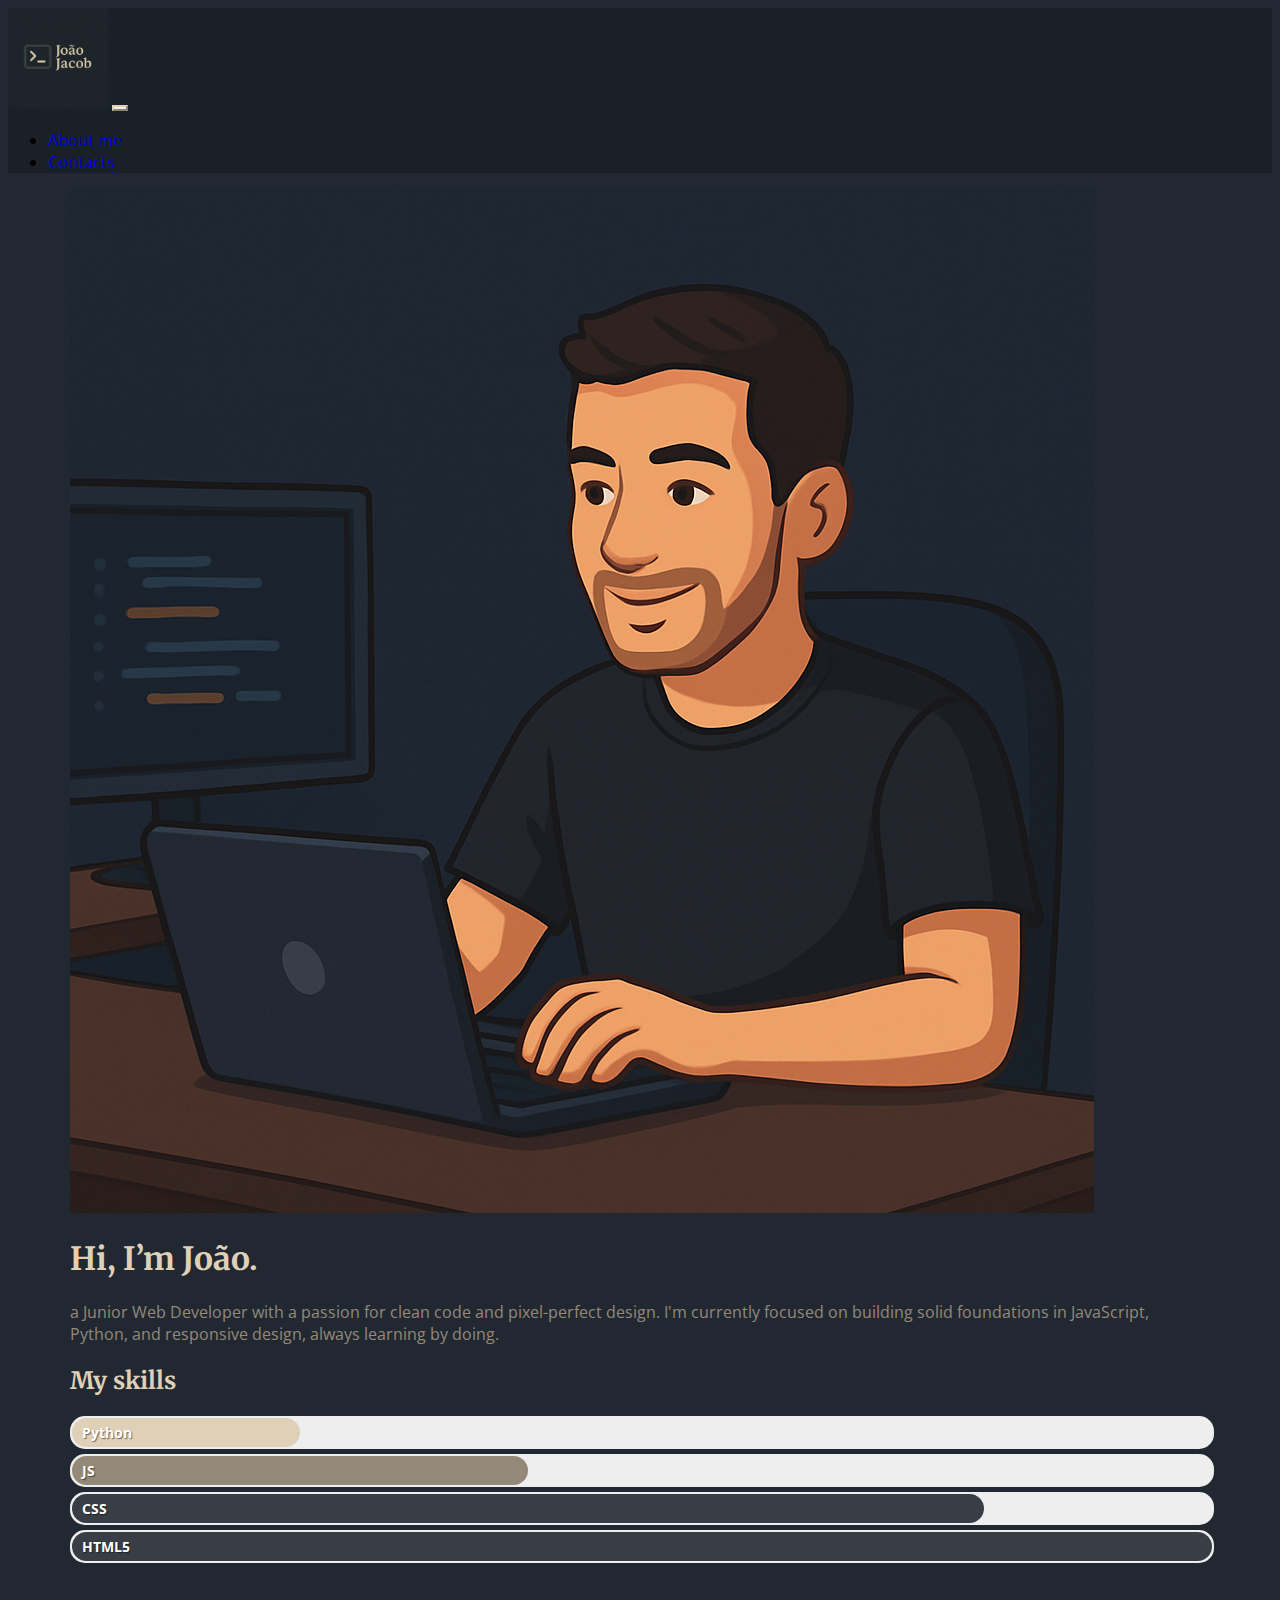
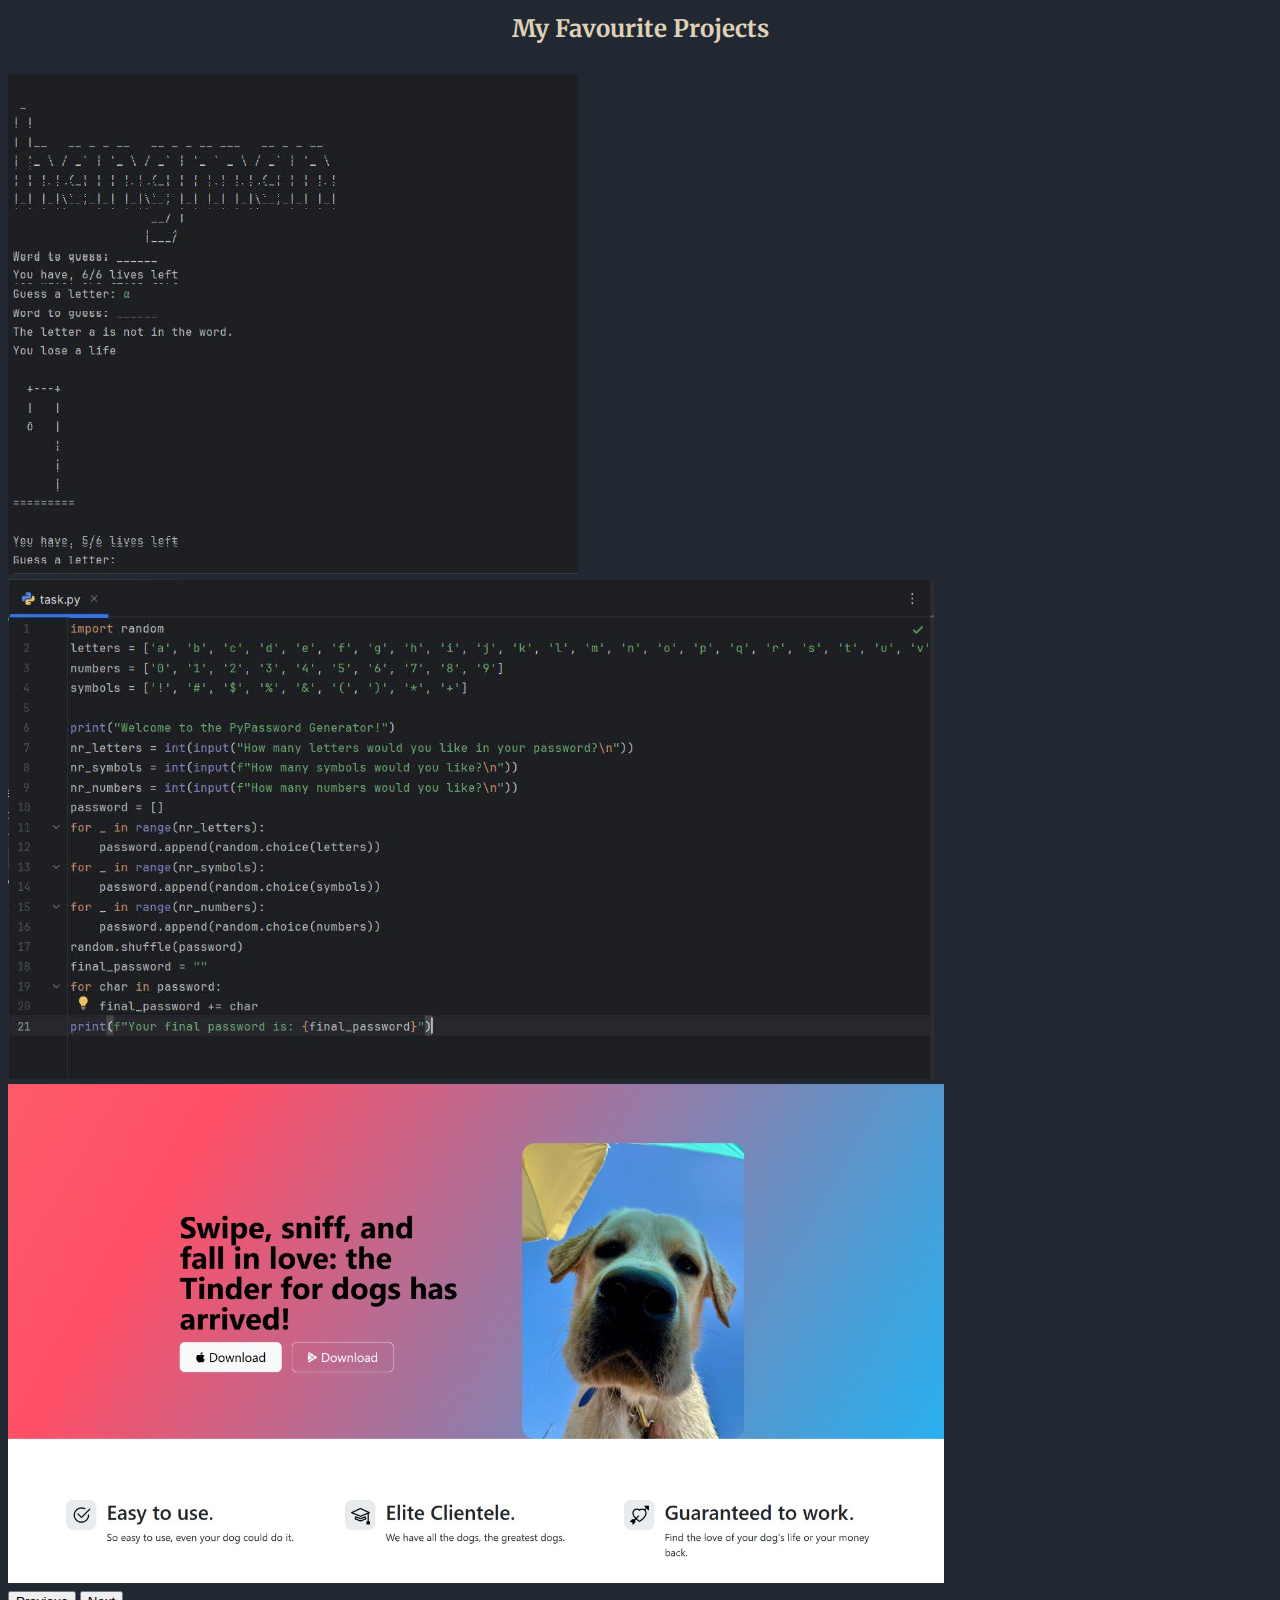
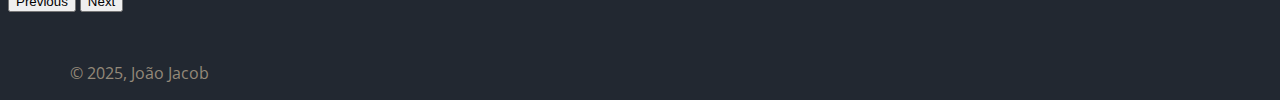
<file: Index.html>
<!DOCTYPE html>
<html lang="en">
  <head>
    <meta charset="UTF-8" />
    <meta name="viewport" content="width=device-width, initial-scale=1.0" />
    <title>João Jacob | Junior Web Developer</title>
    <link
      href="https://cdn.jsdelivr.net/npm/bootstrap@5.3.7/dist/css/bootstrap.min.css"
      rel="stylesheet"
      integrity="sha384-LN+7fdVzj6u52u30Kp6M/trliBMCMKTyK833zpbD+pXdCLuTusPj697FH4R/5mcr"
      crossorigin="anonymous"
    />
    <link rel="stylesheet" href="style.css" />
    <link
      href="https://fonts.googleapis.com/css2?family=Merriweather&family=Open+Sans&display=swap"
      rel="stylesheet"
    />
  </head>
  <body>
    <nav class="navbar navbar-expand-md navbar-dark px-4 py-3 border-bottom">
      <div class="container-fluid">
        <a class="navbar-brand" href="#">
          <img
            src="./Imagens/Joao-Jacob-Logo.png"
            alt="João Jacob Logo"
            height="100"
          />
        </a>
        <button
          class="navbar-toggler"
          type="button"
          data-bs-toggle="collapse"
          data-bs-target="#navbarNav"
          aria-controls="navbarNav"
          aria-expanded="false"
          aria-label="Toggle navigation"
        >
          <span class="navbar-toggler-icon"></span>
        </button>
        <div class="collapse navbar-collapse justify-content-end" id="navbarNav">
          <ul class="navbar-nav">
            <li class="nav-item">
              <a class="nav-link" href="./About.html">About me</a>
            </li>
            <li class="nav-item">
              <a class="nav-link" href="./Contactos.html">Contacts</a>
            </li>
          </ul>
        </div>
      </div>
    </nav>

    <div class="container col-xxl-8 px-4 py-5">
      <div class="row flex-lg-row-reverse align-items-center g-5 py-5">
        <div class="col-10 col-sm-8 col-lg-6">
          <img
            src="./Imagens/Joao-header.png"
            class="d-block mx-lg-auto img-fluid"
            alt="João Jacob personal banner"
            loading="lazy"
          />
        </div>
        <div class="col-lg-6">
          <h1 class="display-5 lh-1 mb-3">Hi, I’m João.</h1>
          <p class="lead">
            a Junior Web Developer with a passion for clean code and
            pixel-perfect design. I'm currently focused on building solid
            foundations in JavaScript, Python, and responsive design, always
            learning by doing.
          </p>
        </div>
      </div>
    </div>

    <div class="container">
      <h2>My skills</h2>
      <div class="bar learning" data-skill="Python"></div>
      <div class="bar back basic" data-skill="JS"></div>
      <div class="bar front advanced" data-skill="CSS"></div>
      <div class="bar front expert" data-skill="HTML5"></div>
    </div>

    <div
      id="carouselExampleAutoplaying"
      class="carousel slide"
      data-bs-ride="carousel"
    >
      <div class="container my-5">
        <h2 class="h1f text-center">My Favourite Projects</h2>
      </div>
      <div class="carousel-inner">
        <div class="carousel-item active">
          <img
            src="./Imagens/Python Project.jpg"
            class="d-block w-100"
            alt="Python project screenshot"
          />
        </div>
        <div class="carousel-item">
          <img
            src="./Imagens/PP2.jpg"
            class="d-block w-100"
            alt="Second project screenshot"
          />
        </div>
        <div class="carousel-item">
          <img
            src="./Imagens/luffy.jpg"
            class="d-block w-100"
            alt="Project featuring Luffy the dog"
          />
        </div>
      </div>
      <button
        class="carousel-control-prev"
        type="button"
        data-bs-target="#carouselExampleAutoplaying"
        data-bs-slide="prev"
      >
        <span class="carousel-control-prev-icon" aria-hidden="true"></span>
        <span class="visually-hidden">Previous</span>
      </button>
      <button
        class="carousel-control-next"
        type="button"
        data-bs-target="#carouselExampleAutoplaying"
        data-bs-slide="next"
      >
        <span class="carousel-control-next-icon" aria-hidden="true"></span>
        <span class="visually-hidden">Next</span>
      </button>
    </div>

    <div class="container">
      <footer
        class="d-flex flex-wrap justify-content-center align-items-center py-3 my-4 border-top"
      >
        <p class="col-md-4 mb-0 text-body-light">© 2025, João Jacob</p>
      </footer>
    </div>

    <script
      src="https://cdn.jsdelivr.net/npm/bootstrap@5.3.7/dist/js/bootstrap.bundle.min.js"
      integrity="sha384-ndDqU0Gzau9qJ1lfW4pNLlhNTkCfHzAVBReH9diLvGRem5+R9g2FzA8ZGN954O5Q"
      crossorigin="anonymous"
    ></script>
  </body>
</html>
</file>
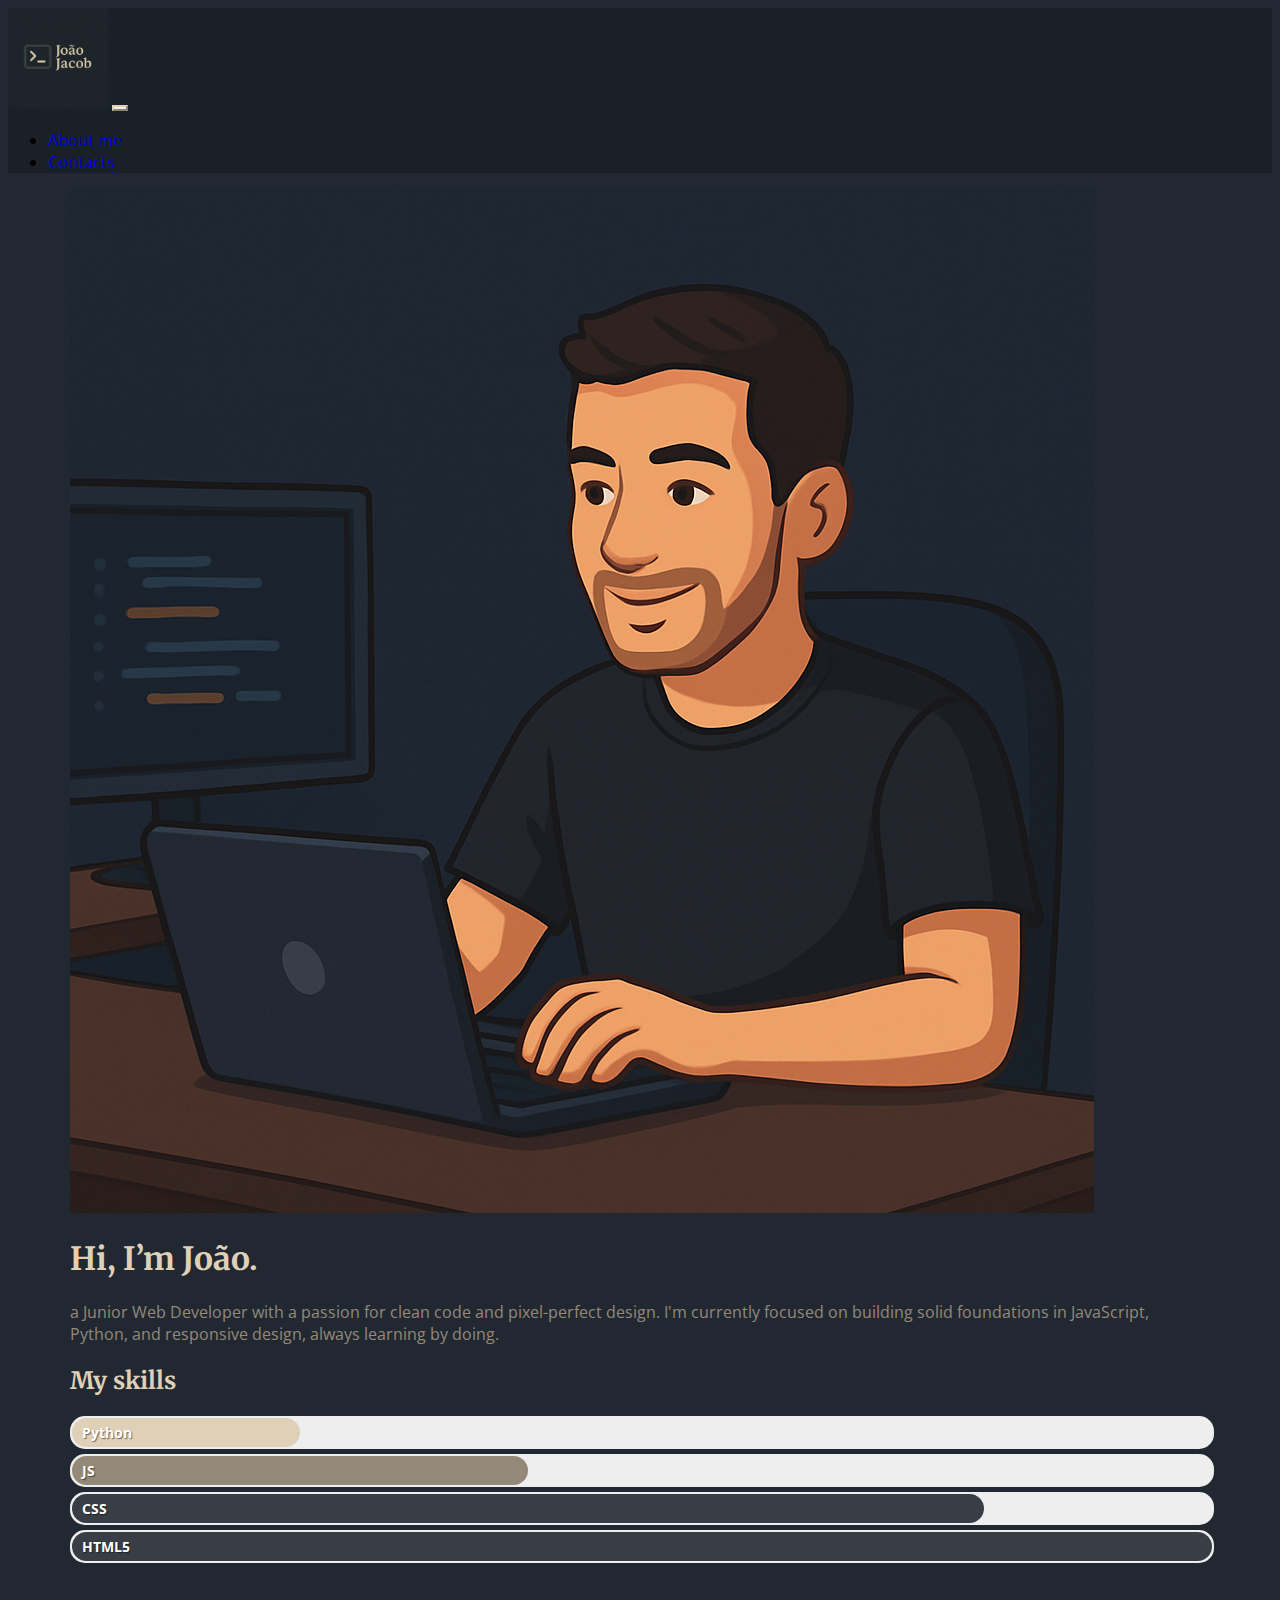
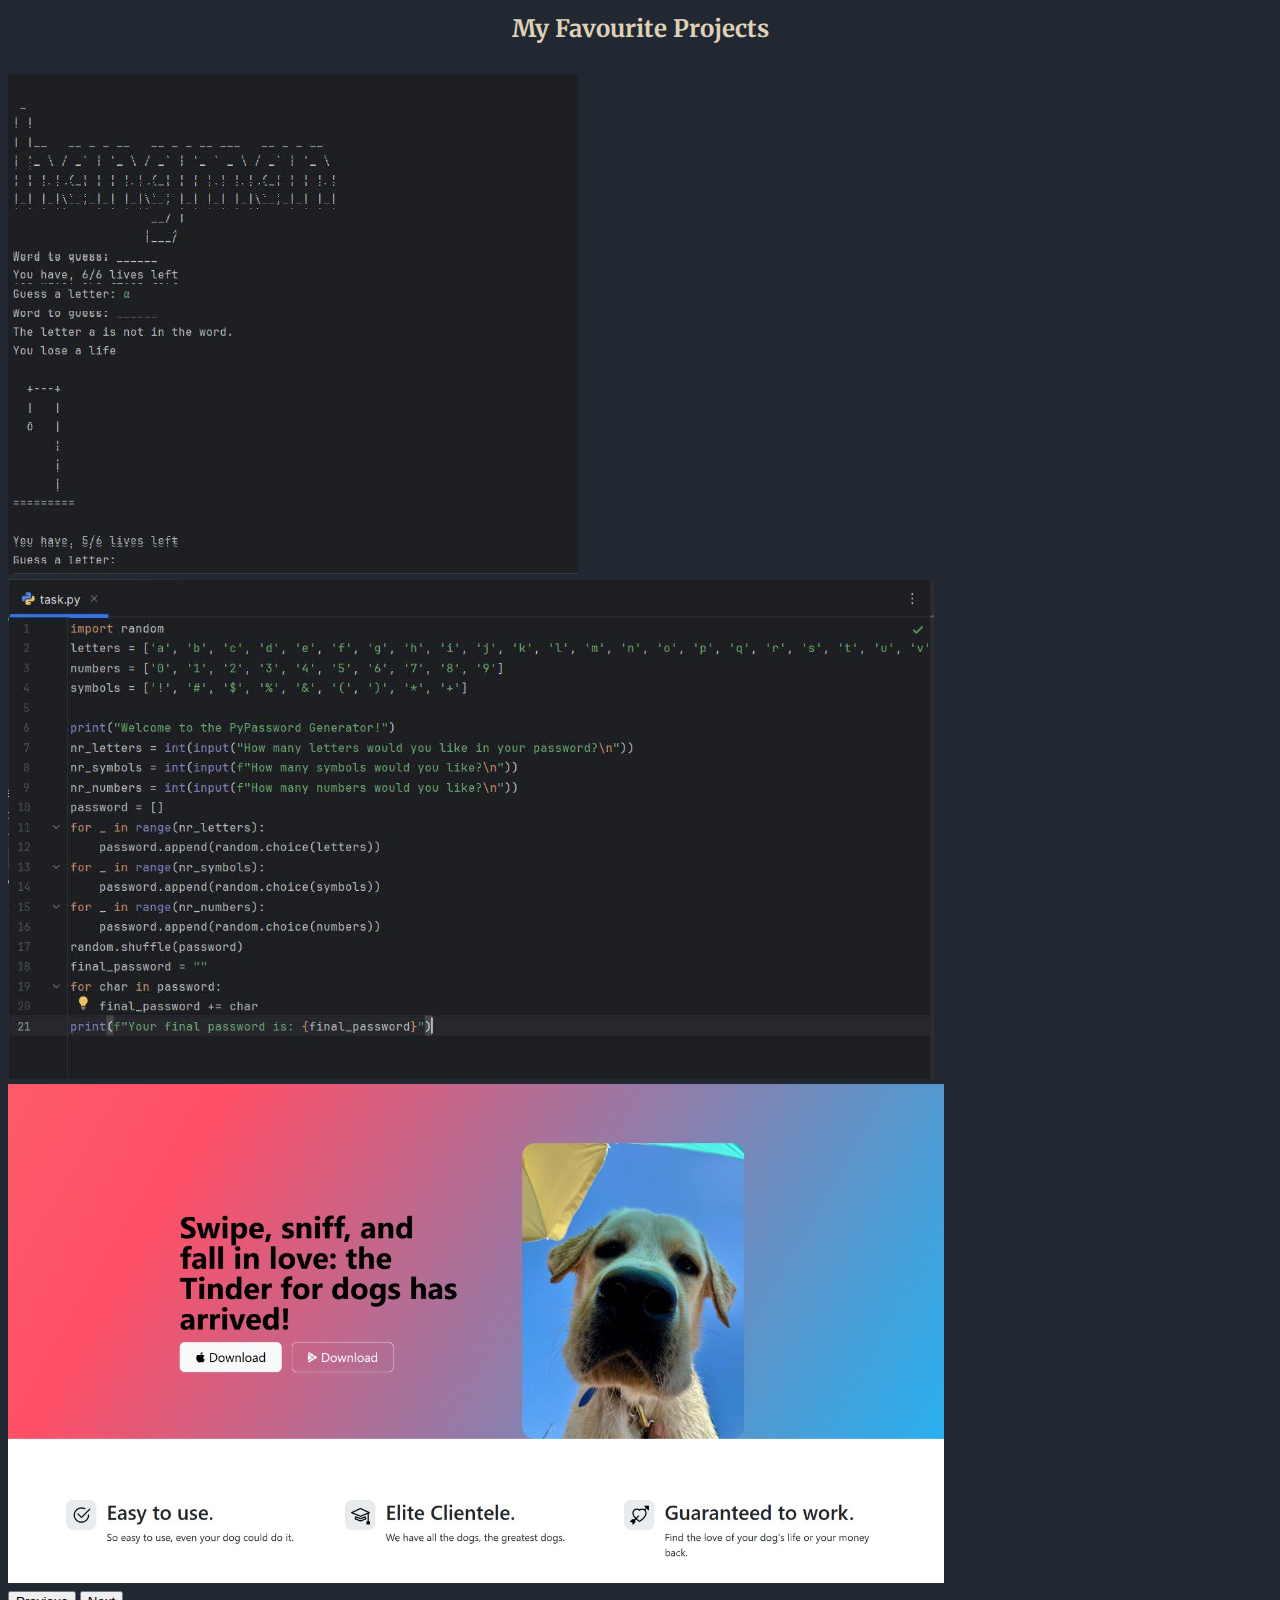
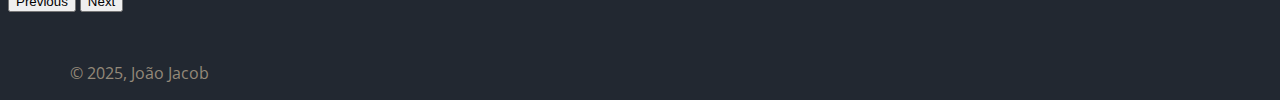
<file: index.html>
<!DOCTYPE html>
<html lang="en">
  <head>
    <meta charset="UTF-8" />
    <meta name="viewport" content="width=device-width, initial-scale=1.0" />
    <title>João Jacob | Junior Web Developer</title>
    <link
      href="https://cdn.jsdelivr.net/npm/bootstrap@5.3.7/dist/css/bootstrap.min.css"
      rel="stylesheet"
      integrity="sha384-LN+7fdVzj6u52u30Kp6M/trliBMCMKTyK833zpbD+pXdCLuTusPj697FH4R/5mcr"
      crossorigin="anonymous"
    />
    <link rel="stylesheet" href="style.css" />
    <link
      href="https://fonts.googleapis.com/css2?family=Merriweather&family=Open+Sans&display=swap"
      rel="stylesheet"
    />
  </head>
  <body>
    <nav class="navbar navbar-expand-md navbar-dark px-4 py-3 border-bottom">
      <div class="container-fluid">
        <a class="navbar-brand" href="#">
          <img
            src="./Imagens/Joao-Jacob-Logo.png"
            alt="João Jacob Logo"
            height="100"
          />
        </a>
        <button
          class="navbar-toggler"
          type="button"
          data-bs-toggle="collapse"
          data-bs-target="#navbarNav"
          aria-controls="navbarNav"
          aria-expanded="false"
          aria-label="Toggle navigation"
        >
          <span class="navbar-toggler-icon"></span>
        </button>
        <div class="collapse navbar-collapse justify-content-end" id="navbarNav">
          <ul class="navbar-nav">
            <li class="nav-item">
              <a class="nav-link" href="./about.html">About me</a>
            </li>
            <li class="nav-item">
              <a class="nav-link" href="./contactos.html">Contacts</a>
            </li>
          </ul>
        </div>
      </div>
    </nav>

    <div class="container col-xxl-8 px-4 py-5">
      <div class="row flex-lg-row-reverse align-items-center g-5 py-5">
        <div class="col-10 col-sm-8 col-lg-6">
          <img
            src="./Imagens/Joao-header.png"
            class="d-block mx-lg-auto img-fluid"
            alt="João Jacob personal banner"
            loading="lazy"
          />
        </div>
        <div class="col-lg-6">
          <h1 class="display-5 lh-1 mb-3">Hi, I’m João.</h1>
          <p class="lead">
            a Junior Web Developer with a passion for clean code and
            pixel-perfect design. I'm currently focused on building solid
            foundations in JavaScript, Python, and responsive design, always
            learning by doing.
          </p>
        </div>
      </div>
    </div>

    <div class="container">
      <h2>My skills</h2>
      <div class="bar learning" data-skill="Python"></div>
      <div class="bar back basic" data-skill="JS"></div>
      <div class="bar front advanced" data-skill="CSS"></div>
      <div class="bar front expert" data-skill="HTML5"></div>
    </div>

    <div
      id="carouselExampleAutoplaying"
      class="carousel slide"
      data-bs-ride="carousel"
    >
      <div class="container my-5">
        <h2 class="h1f text-center">My Favourite Projects</h2>
      </div>
      <div class="carousel-inner">
        <div class="carousel-item active">
          <img
            src="./Imagens/Python Project.jpg"
            class="d-block w-100"
            alt="Python project screenshot"
          />
        </div>
        <div class="carousel-item">
          <img
            src="./Imagens/PP2.jpg"
            class="d-block w-100"
            alt="Second project screenshot"
          />
        </div>
        <div class="carousel-item">
          <img
            src="./Imagens/luffy.jpg"
            class="d-block w-100"
            alt="Project featuring Luffy the dog"
          />
        </div>
      </div>
      <button
        class="carousel-control-prev"
        type="button"
        data-bs-target="#carouselExampleAutoplaying"
        data-bs-slide="prev"
      >
        <span class="carousel-control-prev-icon" aria-hidden="true"></span>
        <span class="visually-hidden">Previous</span>
      </button>
      <button
        class="carousel-control-next"
        type="button"
        data-bs-target="#carouselExampleAutoplaying"
        data-bs-slide="next"
      >
        <span class="carousel-control-next-icon" aria-hidden="true"></span>
        <span class="visually-hidden">Next</span>
      </button>
    </div>

    <div class="container">
      <footer
        class="d-flex flex-wrap justify-content-center align-items-center py-3 my-4 border-top"
      >
        <p class="col-md-4 mb-0 text-body-light">© 2025, João Jacob</p>
      </footer>
    </div>

    <script
      src="https://cdn.jsdelivr.net/npm/bootstrap@5.3.7/dist/js/bootstrap.bundle.min.js"
      integrity="sha384-ndDqU0Gzau9qJ1lfW4pNLlhNTkCfHzAVBReH9diLvGRem5+R9g2FzA8ZGN954O5Q"
      crossorigin="anonymous"
    ></script>
  </body>
</html>
</file>
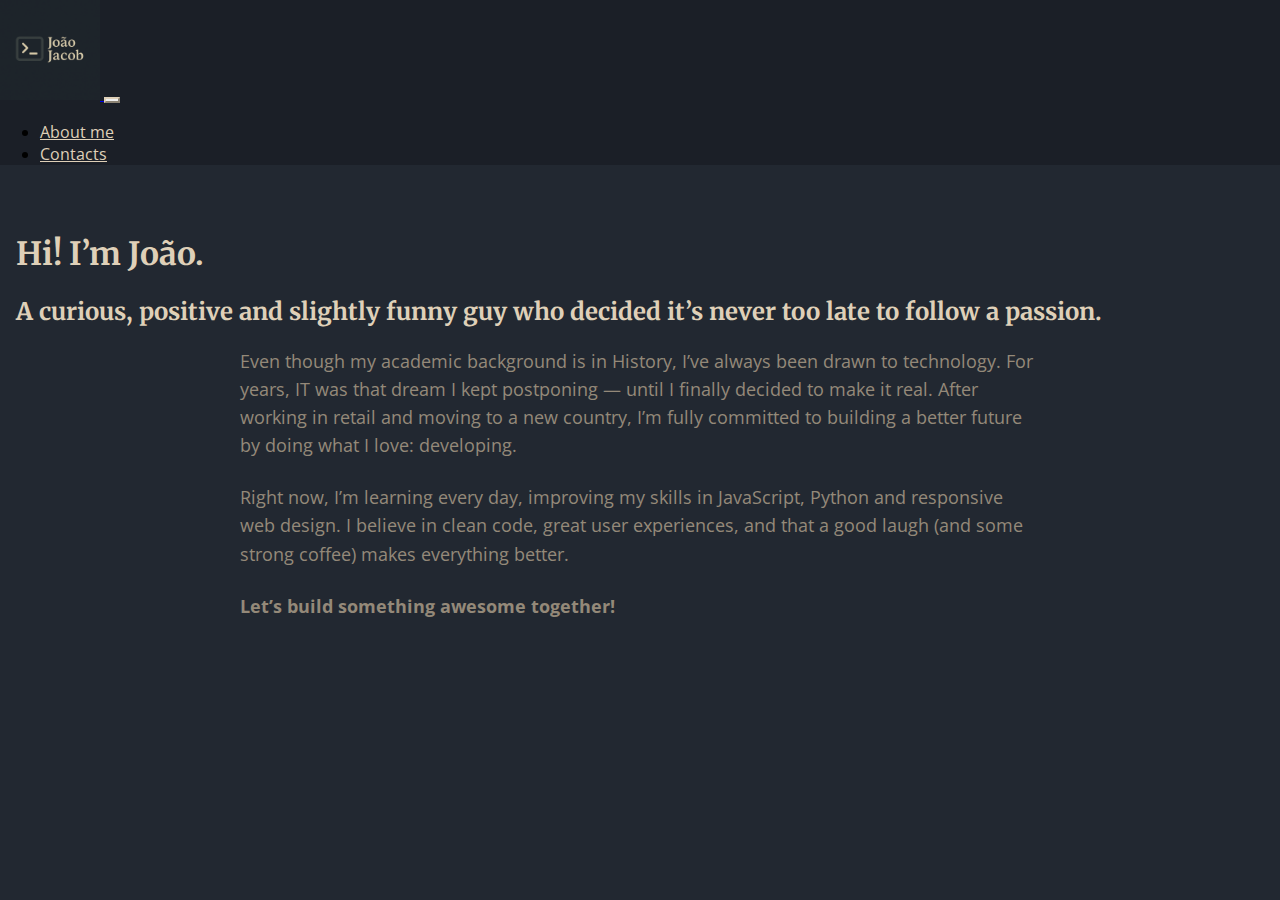
<file: About.html>
<!DOCTYPE html>
<html lang="en">
  <head>
    <meta charset="UTF-8" />
    <meta name="viewport" content="width=device-width, initial-scale=1.0" />
    <title>About Me – João Jacob</title>
    <link
      href="https://cdn.jsdelivr.net/npm/bootstrap@5.3.7/dist/css/bootstrap.min.css"
      rel="stylesheet"
      integrity="sha384-LN+7fdVzj6u52u30Kp6M/trliBMCMKTyK833zpbD+pXdCLuTusPj697FH4R/5mcr"
      crossorigin="anonymous"
    />
    <link
      href="https://fonts.googleapis.com/css2?family=Merriweather&family=Open+Sans&display=swap"
      rel="stylesheet"
    />
    <link rel="stylesheet" href="./about.css" />
  </head>

  <body>
    <nav class="navbar navbar-expand-md navbar-dark px-4 py-3 border-bottom">
      <div class="container-fluid">
        <a class="navbar-brand" href="#">
          <img
            src="./Imagens/Joao-Jacob-Logo.png"
            alt="João Jacob Logo"
            height="100"
          />
        </a>
        <button
          class="navbar-toggler"
          type="button"
          data-bs-toggle="collapse"
          data-bs-target="#navbarNav"
          aria-controls="navbarNav"
          aria-expanded="false"
          aria-label="Toggle navigation"
        >
          <span class="navbar-toggler-icon"></span>
        </button>
        <div class="collapse navbar-collapse justify-content-end" id="navbarNav">
          <ul class="navbar-nav">
            <li class="nav-item">
              <a class="nav-link" href="./About.html">About me</a>
            </li>
            <li class="nav-item">
              <a class="nav-link" href="./Contactos.html">Contacts</a>
            </li>
          </ul>
        </div>
      </div>
    </nav>

    <div class="container text-center py-5">
      <h1>Hi! I’m João.</h1>
      <h2 class="mb-4">
        A curious, positive and slightly funny guy who decided it’s never too late to follow a passion.
      </h2>
      <p>
        Even though my academic background is in History, I’ve always been drawn to technology. For years, IT was that dream I kept postponing — until I finally decided to make it real. After working in retail and moving to a new country, I’m fully committed to building a better future by doing what I love: developing.
      </p>
      <p>
        Right now, I’m learning every day, improving my skills in JavaScript, Python and responsive web design. I believe in clean code, great user experiences, and that a good laugh (and some strong coffee) makes everything better.
      </p>
      <p><strong>Let’s build something awesome together!</strong></p>
    </div>

    <script
      src="https://cdn.jsdelivr.net/npm/bootstrap@5.3.7/dist/js/bootstrap.bundle.min.js"
      integrity="sha384-ndDqU0Gzau9qJ1lfW4pNLlhNTkCfHzAVBReH9diLvGRem5+R9g2FzA8ZGN954O5Q"
      crossorigin="anonymous"
    ></script>
  </body>
</html>
</file>
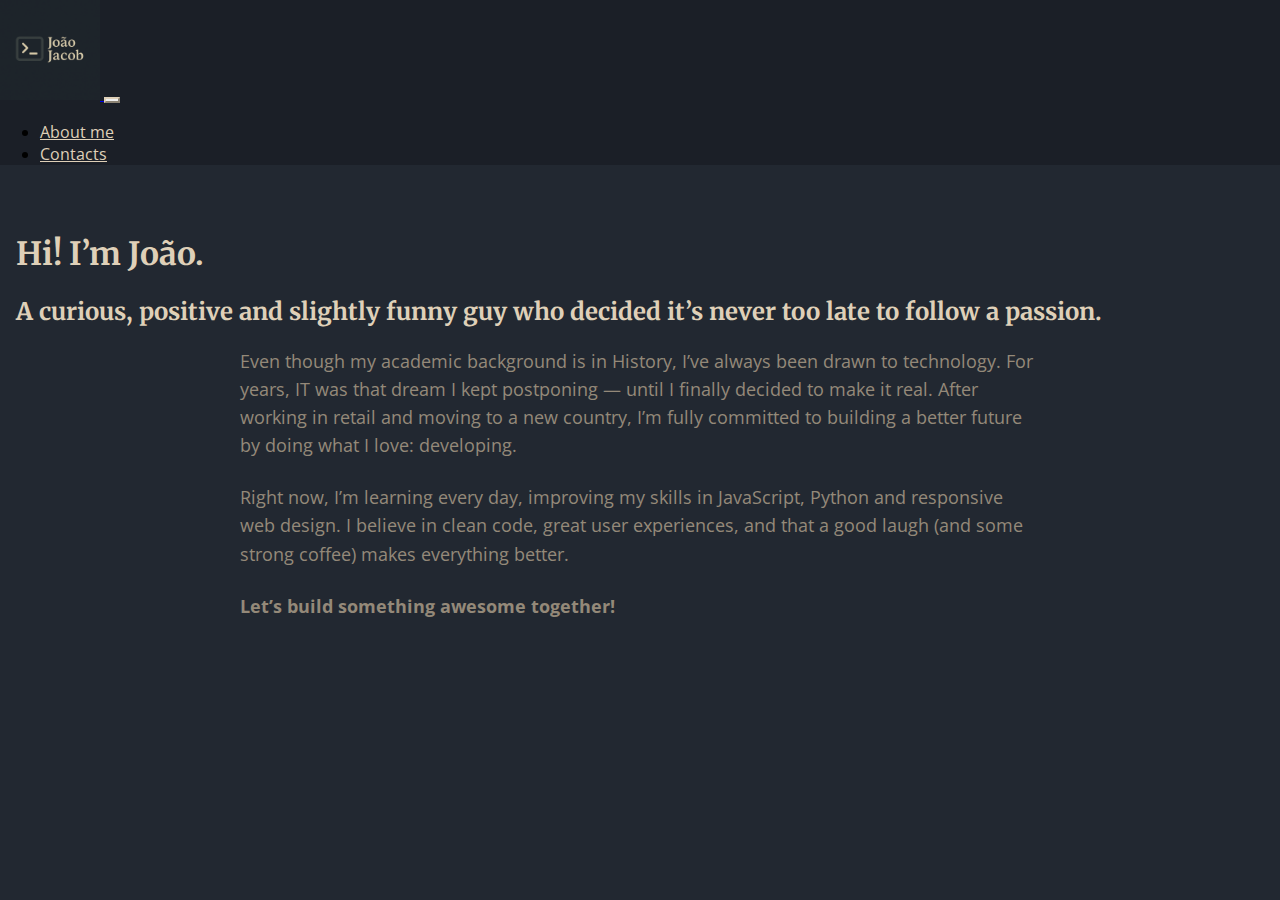
<file: about.html>
<!DOCTYPE html>
<html lang="en">
  <head>
    <meta charset="UTF-8" />
    <meta name="viewport" content="width=device-width, initial-scale=1.0" />
    <title>About Me – João Jacob</title>
    <link
      href="https://cdn.jsdelivr.net/npm/bootstrap@5.3.7/dist/css/bootstrap.min.css"
      rel="stylesheet"
      integrity="sha384-LN+7fdVzj6u52u30Kp6M/trliBMCMKTyK833zpbD+pXdCLuTusPj697FH4R/5mcr"
      crossorigin="anonymous"
    />
    <link
      href="https://fonts.googleapis.com/css2?family=Merriweather&family=Open+Sans&display=swap"
      rel="stylesheet"
    />
    <link rel="stylesheet" href="./about.css" />
  </head>

  <body>
    <nav class="navbar navbar-expand-md navbar-dark px-4 py-3 border-bottom">
      <div class="container-fluid">
        <a class="navbar-brand" href="./index.html">
          <img
            src="./Imagens/Joao-Jacob-Logo.png"
            alt="João Jacob Logo"
            height="100"
          />
        </a>
        <button
          class="navbar-toggler"
          type="button"
          data-bs-toggle="collapse"
          data-bs-target="#navbarNav"
          aria-controls="navbarNav"
          aria-expanded="false"
          aria-label="Toggle navigation"
        >
          <span class="navbar-toggler-icon"></span>
        </button>
        <div class="collapse navbar-collapse justify-content-end" id="navbarNav">
          <ul class="navbar-nav">
            <li class="nav-item">
              <a class="nav-link" href="./about.html">About me</a>
            </li>
            <li class="nav-item">
              <a class="nav-link" href="./contactos.html">Contacts</a>
            </li>
          </ul>
        </div>
      </div>
    </nav>

    <div class="container text-center py-5">
      <h1>Hi! I’m João.</h1>
      <h2 class="mb-4">
        A curious, positive and slightly funny guy who decided it’s never too late to follow a passion.
      </h2>
      <p>
        Even though my academic background is in History, I’ve always been drawn to technology. For years, IT was that dream I kept postponing — until I finally decided to make it real. After working in retail and moving to a new country, I’m fully committed to building a better future by doing what I love: developing.
      </p>
      <p>
        Right now, I’m learning every day, improving my skills in JavaScript, Python and responsive web design. I believe in clean code, great user experiences, and that a good laugh (and some strong coffee) makes everything better.
      </p>
      <p><strong>Let’s build something awesome together!</strong></p>
    </div>

    <script
      src="https://cdn.jsdelivr.net/npm/bootstrap@5.3.7/dist/js/bootstrap.bundle.min.js"
      integrity="sha384-ndDqU0Gzau9qJ1lfW4pNLlhNTkCfHzAVBReH9diLvGRem5+R9g2FzA8ZGN954O5Q"
      crossorigin="anonymous"
    ></script>
  </body>
</html>
</file>
<file: style.css>
/* === Base === */
body {
  background-color: #222831;
  font-family: 'Open Sans', sans-serif;
}

h1, h2, h3 {
  font-family: 'Merriweather', serif;
  color: #DFD0B8;
}

p {
  color: #948979;
}

img {
  max-width: 100%;
  height: auto;
}

.container {
  max-width: 1140px;
  padding: 0 15px;
  margin: 0 auto;
}

/* === Navbar === */
.navbar {
  background-color: #1b1f27;
}

.navbar-toggler {
  border-color: #DFD0B8;
}

.navbar-toggler-icon {
  background-image: url("data:image/svg+xml,%3csvg viewBox='0 0 30 30' xmlns='http://www.w3.org/2000/svg'%3e%3cpath stroke='rgb(223,208,184)' stroke-width='2' d='M4 7h22M4 15h22M4 23h22'/%3e%3c/svg%3e");
}

.navbar-brand img {
  height: 100px;
}

.nav-pills a,
.nav-pills a:visited {
  color: #DFD0B8;
}

.nav-pills .nav-link {
  margin-left: 1rem;
  margin-right: 1rem;
  transition: border-bottom 0.3s ease;
}

.nav-pills .nav-link.active,
.nav-pills .nav-link:hover {
  background-color: transparent;
  border-bottom: 2px solid #DFD0B8;
  border-radius: 0;
}

/* === Skills Bars === */
.bar {
  background-color: #EEE;
  padding: 2px;
  border-radius: 15px;
  margin-bottom: 5px;
  font-size: 14px;
  color: #FFF;
  font-weight: bold;
  text-shadow: 1px 1px 1px rgba(0, 0, 0, 0.5);
  width: 100%;
}

.bar::before {
  content: attr(data-skill);
  background-color: #DFD0B8;
  display: inline-block;
  padding: 5px 0 5px 10px;
  border-radius: inherit;
  animation: load 2s 0s;
}

.bar.front::before {
  background-color: #393E46;
}

.bar.back::before {
  background-color: #948979;
}

.bar.learning::before {
  width: calc(20% - 10px);
}

.bar.basic::before {
  width: calc(40% - 10px);
}

.bar.intermediate::before {
  width: calc(60% - 10px);
}

.bar.advanced::before {
  width: calc(80% - 10px);
}

.bar.expert::before {
  width: calc(100% - 10px);
}

/* === Carousel === */
.h1f {
  margin-bottom: 30px;
  text-align: center;
}

.carousel {
  max-width: 100%;
  margin: 50px auto;
  padding: 0;
}

.carousel-inner img {
  max-height: 500px;
  object-fit: contain;
}

/* === Keyframes === */
@keyframes load {
  from {
    width: 0%;
  }
}

/* === Media Queries === */
@media (max-width: 768px) {
  .display-5 {
    font-size: 2rem;
    text-align: center;
  }

  p,
  p.lead {
    text-align: center;
    font-size: 1rem;
  }

  .h1f {
    font-size: 1.5rem;
  }

  .carousel-inner img {
    max-height: 300px;
  }

  .navbar-brand img {
    height: 60px;
  }

  .navbar-nav {
    text-align: center;
  }

  .navbar-collapse {
    padding-top: 10px;
  }
}
</file>
<file: about.css>
body {
  background-color: #222831;
  font-family: 'Open Sans', sans-serif;
  margin: 0;
  padding: 0;
}

h1, h2, h3 {
  font-family: 'Merriweather', serif;
  color: #DFD0B8;
}

p {
  color: #948979;
  font-size: 1.1rem;
  line-height: 1.6;
  max-width: 800px;
  margin: 0 auto 1.5rem;
}

.container {
  padding: 2rem 1rem;
}

.navbar {
  background-color: #1b1f27;
}

.navbar-toggler {
  border-color: #DFD0B8;
}

.navbar-toggler-icon {
  background-image: url("data:image/svg+xml,%3csvg viewBox='0 0 30 30' xmlns='http://www.w3.org/2000/svg'%3e%3cpath stroke='rgb(223,208,184)' stroke-width='2' d='M4 7h22M4 15h22M4 23h22'/%3e%3c/svg%3e");
}

.navbar-brand img {
  height: 100px;
}

.navbar-nav .nav-link {
  color: #DFD0B8;
}

.navbar-nav .nav-link:hover {
  color: white;
}
@media (max-width: 768px) {
  h1 {
    font-size: 2rem;
    text-align: center;
    margin-bottom: 1rem;
  }

  h2 {
    font-size: 1.2rem;
    text-align: center;
    padding: 0 1rem;
  }

  p {
    font-size: 1rem;
    text-align: center;
    padding: 0 1rem;
  }

  .navbar-brand img {
    height: 60px;
  }

  .navbar-nav {
    text-align: center;
  }

  .container {
    padding: 1.5rem 1rem;
  }
}
</file>
